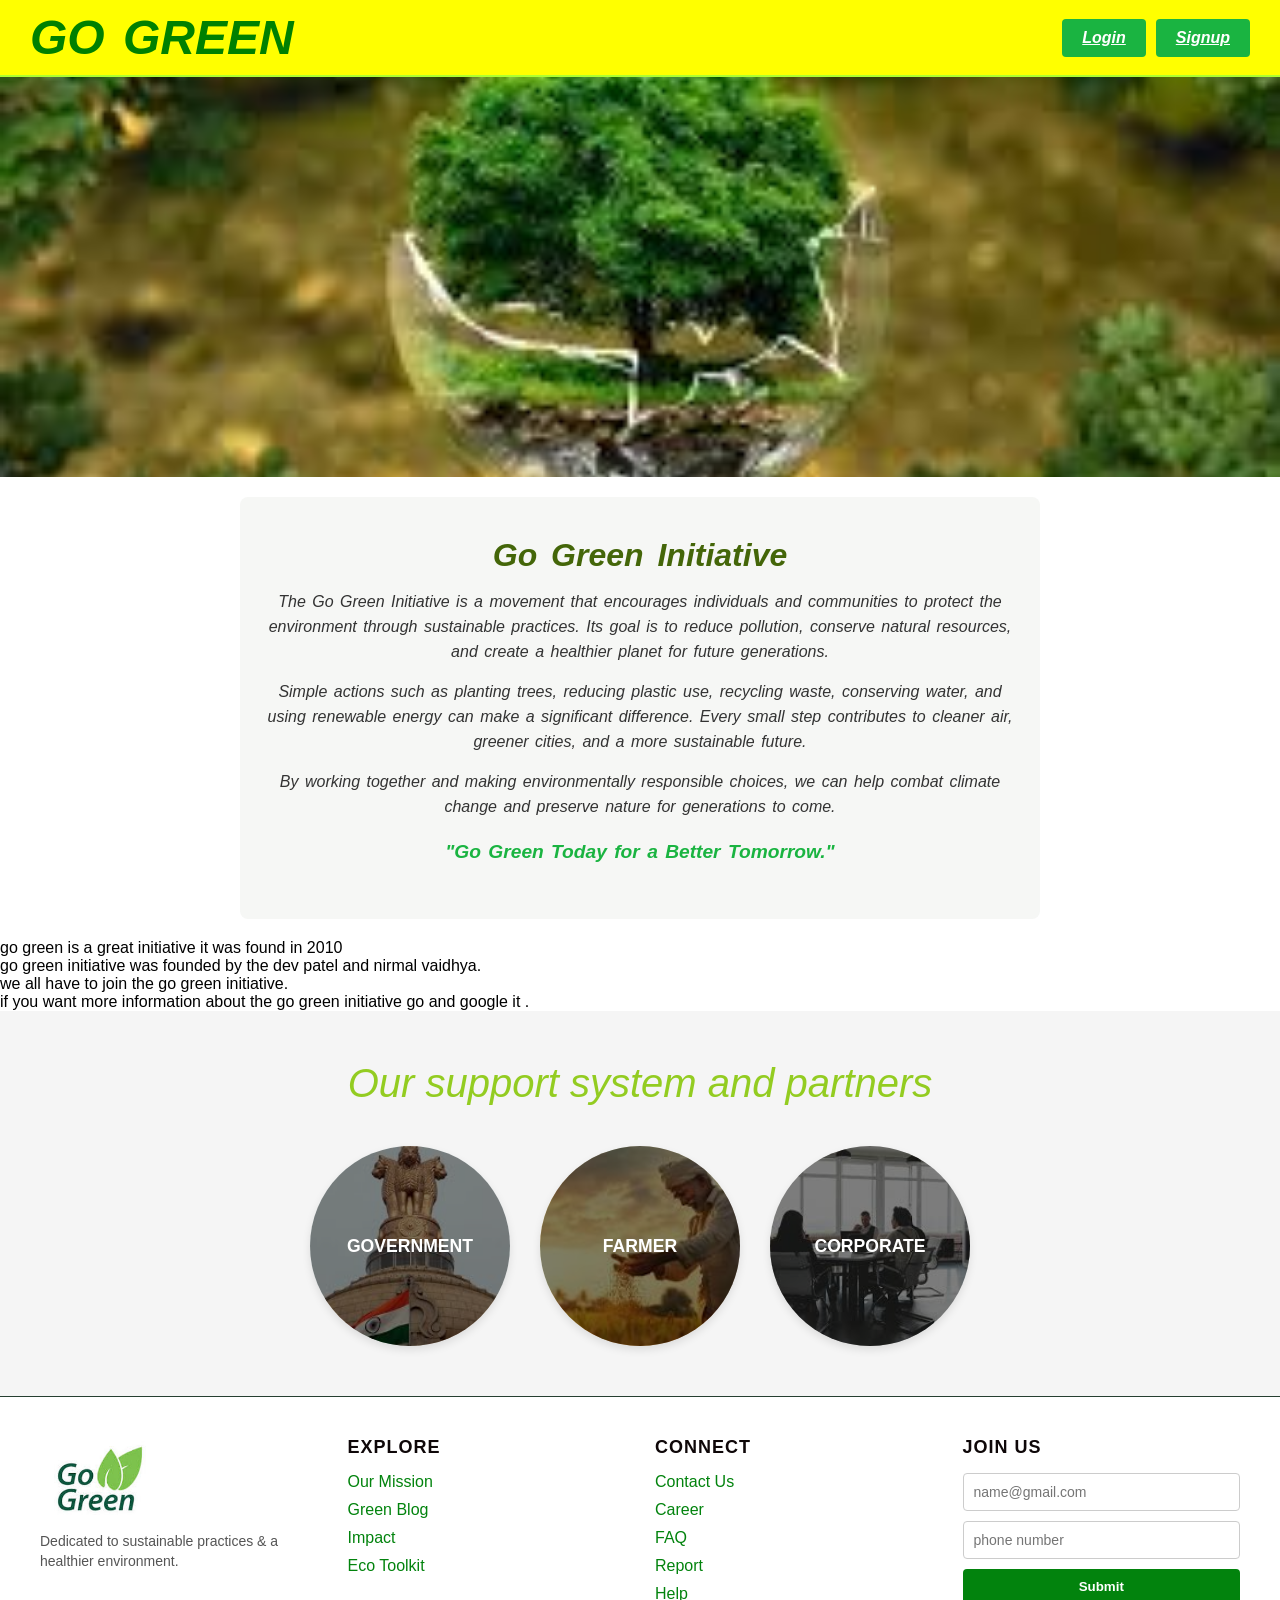
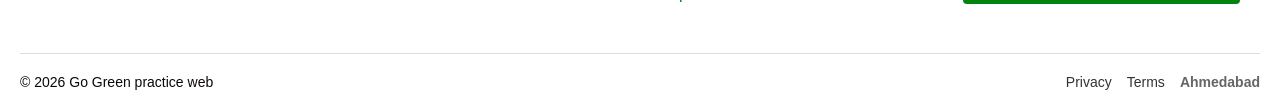
<file: index.html>
<!DOCTYPE html>
<html lang="en">
<head>
    <meta charset="UTF-8">
    <meta name="viewport" content="width=device-width, initial-scale=1.0">
    <title>Practice - Go Green</title>
    <link rel="stylesheet" href="style.css">
</head>
<body>

<header>
    <div class="row1">
        GO GREEN 
    </div>
    <div class="row1c2">
        <a href="login.html" class="login">Login</a>
        
        <a href="signup.html" class="signup">Signup</a>
    </div> 
</header>
 
<main>
    <img src="evs.jpg" alt="Go Green Image" class="hero-image">

    <section class="intro-section">
        <h2>Go Green Initiative</h2>
        <p>
            The Go Green Initiative is a movement that encourages individuals and communities to protect the environment through sustainable practices. Its goal is to reduce pollution, conserve natural resources, and create a healthier planet for future generations.
        </p>
        <p>
            Simple actions such as planting trees, reducing plastic use, recycling waste, conserving water, and using renewable energy can make a significant difference. Every small step contributes to cleaner air, greener cities, and a more sustainable future.
        </p>
        <p>
            By working together and making environmentally responsible choices, we can help combat climate change and preserve nature for generations to come.
        </p>
        <p class="highlight-text">
            "Go Green Today for a Better Tomorrow."
        </p>
    </section>
    
<section class="information">
   <p>
    go green is a great initiative it was found in 2010
   </p> 
   <p>
    go green initiative was founded by the dev patel and nirmal vaidhya.
   </p>
   <p>
    we all have to join the go green initiative.
   </p>
   <p>
    if you want more information about the go green initiative go and google it .
   </p>
</section>

    <div class="container">
        <h1>Our support system and partners</h1>
        
        <div class="images">
            <div class="image-card">
                <img src="gov.jpg" alt="government">
                <p>government</p>
            </div>

            <div class="image-card">
                <img src="farmer.jpg" alt="farmer">
                <p>farmer</p>
            </div>

            <div class="image-card">
                <img src="corporate.jpg" alt="corporate">
                <p>corporate</p>
            </div>
        </div>
    </div>
</main>

<footer class="site-footer">
    <div class="footer-container">
        
        <div class="footer-brand">
            <img src="bb.jpg" alt="go green logo" class="footer-logo">
            <p class="footer-tagline">Dedicated to sustainable practices & a healthier environment.</p>
        </div>

        <div class="footer-column">
            <h4 class="footer-title">Explore</h4>
            <ul class="footer-links">
                <li><a href="#">Our Mission</a></li>
                <li><a href="#">Green Blog</a></li>
                <li><a href="#">Impact</a></li>
                <li><a href="#">Eco Toolkit</a></li>
            </ul>
        </div>

        <div class="footer-column">
            <h4 class="footer-title">Connect</h4>
            <ul class="footer-links">
                <li><a href="#">Contact Us</a></li>
                <li><a href="#">Career</a></li>
                <li><a href="#">FAQ</a></li>
                <li><a href="#">Report</a></li>
                <li><a href="#">Help</a></li>
            </ul>
        </div>

        <div class="footer-column footer-join">
            <h4 class="footer-title">Join Us</h4>
            <form class="subscribe-form" onsubmit="event.preventDefault();">
                <input type="email" placeholder="name@gmail.com" required class="footer-input">
                <input type="tel" placeholder="phone number" class="footer-input" maxlength="10">
                <button type="submit" class="submit-btn">Submit</button>
            </form>
        </div>

    </div>

    <div class="footer-bottom">
        <p>&copy; 2026 Go Green practice web</p>
        <div class="bottom-right-links">
            <a href="#">Privacy</a>
            <a href="#">Terms</a>
            <span class="location">Ahmedabad</span>
        </div>
    </div>
</footer>

</body>
</html>
</file>
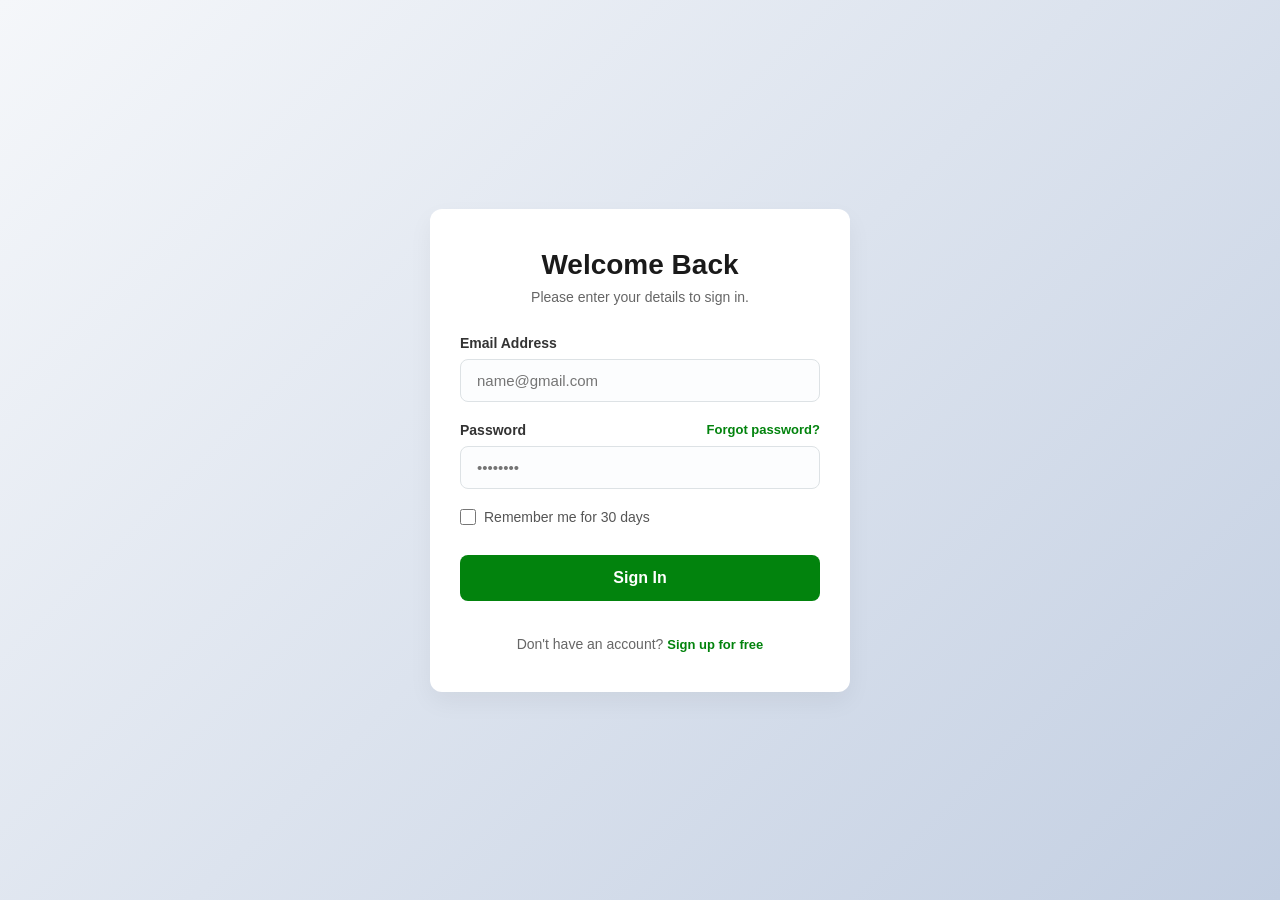
<file: login.html>
<!DOCTYPE html>
<html lang="en">
<head>
    <meta charset="UTF-8">
    <meta name="viewport" content="width=device-width, initial-scale=1.0">
    <title>Login - Welcome Back</title>
    <link rel="stylesheet" href="login.css">
</head>
<body>

    <div class="login-container">
        <div class="login-header">
            <h2>Welcome Back</h2>
            <p>Please enter your details to sign in.</p>
        </div>

        <form class="login-form" action="#" method="POST">
            
            <div class="input-group">
                <label for="email">Email Address</label>
                <input type="email" id="email" placeholder="name@gmail.com" required>
            </div>

            <div class="input-group">
                <div class="label-wrapper">
                    <label for="password">Password</label>
                    <a href="#" class="forgot-link">Forgot password?</a>
                </div>
                <input type="password" id="password" placeholder="••••••••" required>
            </div>

            <div class="form-options">
                <label class="remember-me">
                    <input type="checkbox">
                    <span>Remember me for 30 days</span>
                </label>
            </div>

            <button type="submit" class="login-btn">Sign In</button>

            <p class="signup-redirect">Don't have an account? <a href="#">Sign up for free</a></p>
        </form>
    </div>

</body>
</html>
</file>
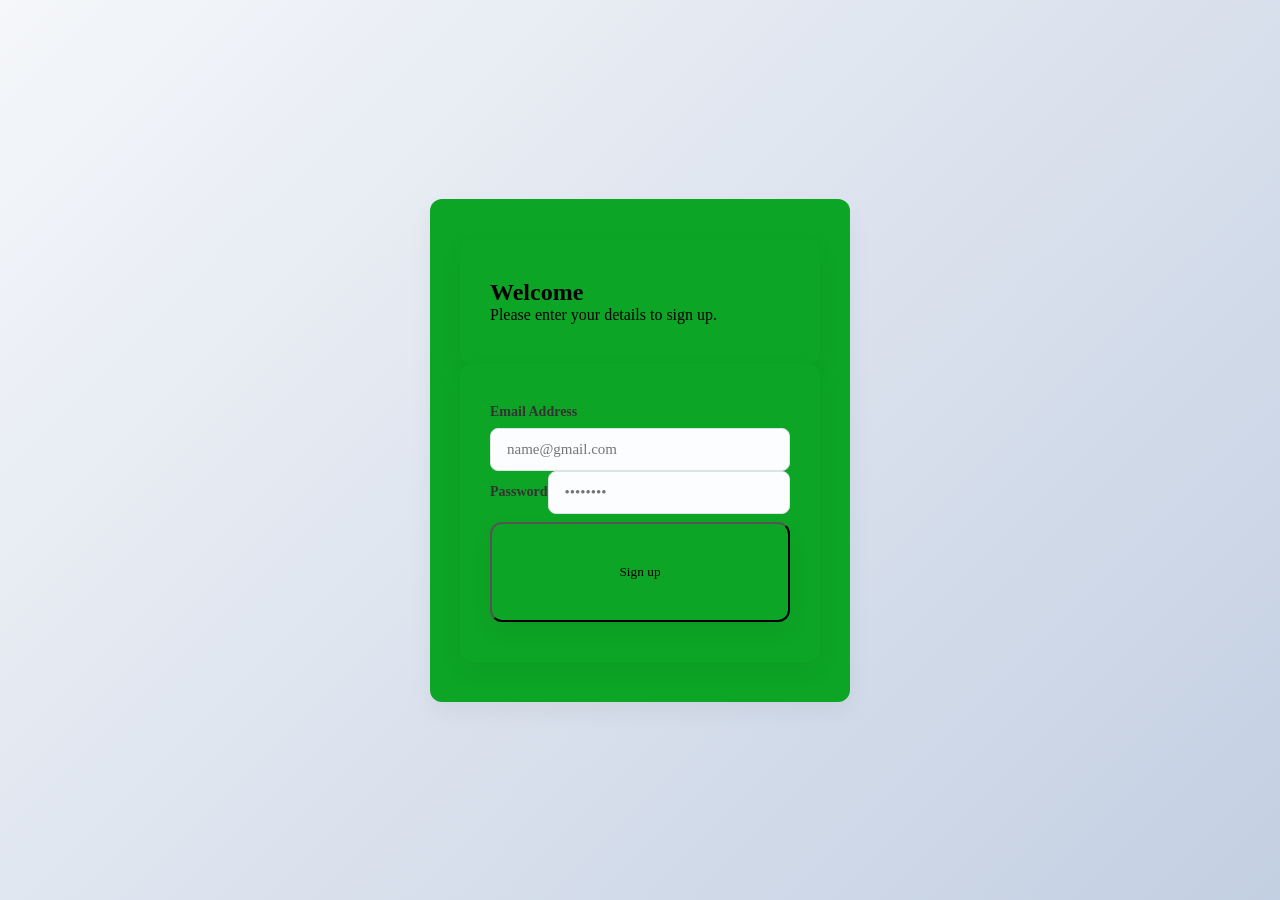
<file: signup.html>
<!DOCTYPE html>
<html lang="en">
<head>
    <meta charset="UTF-8">
    <meta name="viewport" content="width=device-width, initial-scale=1.0">
    <title>sign up - Welcome </title>
    <link rel="stylesheet" href="signup.css">
</head>
<body>

    <div class="signup">
        <div class="signup">
            <h2>Welcome</h2>
            <p>Please enter your details to sign up.</p>
        </div>

        <form class="signup" action="#" method="POST">
            
            <div class="input-group">
                <label for="email">Email Address</label>
                <input type="email" id="email" placeholder="name@gmail.com" required>
            </div>

            <div class="input-group">
                <div class="label-wrapper">
                    <label for="password">Password</label>
                <input type="password" id="password" placeholder="••••••••" required>
            </div>

            <button type="submit" class="signup">Sign up</button>

        </form>
    </div>

</body>
</html>
</file>
<file: style.css>
* {
    margin: 0;
    padding: 0;
    box-sizing: border-box;
    font-family: 'Franklin Gothic Medium', 'Arial Narrow', Arial, sans-serif;
}

/* Header Configurations */
header {
    width: 100%;
    background-color: yellow;
    border-bottom: 2px solid greenyellow;
    display: flex;
    justify-content: space-between;
    align-items: center;
    padding: 10px 30px;
    flex-wrap: wrap;
}

.row1 {
    word-spacing: 5px;
    color: green;
    font-size: 3rem;
    font-weight: 900;
    font-style: italic;
}

.row1c2 {
    display: flex;
    justify-content: flex-end;
    gap: 10px;
}

.login,
.signup {
    background-color: rgb(26, 180, 65);
    color: white;
    border: none;
    padding: 10px 20px;
    font-style: italic;
    cursor: pointer;
    font-weight: bold;
    border-radius: 4px;
    transition: background 0.2s ease;
}

.login:hover,
.signup:hover {
    background-color: rgb(20, 140, 50);
}

/* Main Content Styles */
.hero-image {
    width: 100%;
    height: 400px;
    object-fit: cover;
    display: block;
}

.intro-section {
    padding: 40px 20px;
    max-width: 800px;
    margin: 0 auto;
    text-align: center;
    background-color: rgb(246, 247, 245);
    border-radius: 8px;
    margin-top: 20px;
    margin-bottom: 20px;
}

h2 {
    color: rgb(68, 102, 9);
    font-style: italic;
    word-spacing: 5px;
    margin-bottom: 15px;
    font-size: 2rem;
}

.intro-section p {
    color: #333;
    font-style: oblique;
    line-height: 25px;
    word-spacing: 2px;
    margin-bottom: 15px;
}

.intro-section .highlight-text {
    font-weight: bold;
    color: rgb(26, 180, 65);
    font-size: 1.2rem;
    margin-top: 20px;
}

/* Partners Container Layout */
.container {
    display: flex;
    flex-direction: column;
    align-items: center;
    justify-content: center;
    padding: 50px 20px;
    background-color: #f5f5f5;
}

h1 {
    color: rgb(147, 204, 33);
    font-size: 40px;
    font-style: italic;
    font-weight: 500;
    margin-bottom: 20px;
    text-align: center;
}

.images {
    display: flex;
    gap: 30px;          
    flex-wrap: wrap;   
    justify-content: center;
    margin-top: 20px;
}

.image-card {
    position: relative;  
    width: 200px;        
    height: 200px;       
    border-radius: 50%;  
    overflow: hidden;    
    box-shadow: 0 4px 8px rgba(0,0,0,0.1);
}

.image-card img {
    width: 100%;
    height: 100%;
    object-fit: cover;   
}

/* Reset inner card text behavior specifically */
.image-card p {
    position: absolute;
    top: 0;
    left: 0;
    width: 100%;
    height: 100%;
    margin: 0;
    display: flex;
    align-items: center;
    justify-content: center;
    color: white;
    font-weight: bold;
    text-transform: uppercase;
    font-size: 1.1rem;
    background: rgba(0, 0, 0, 0.5); 
    transition: background 0.3s ease;
}

.image-card:hover p {
    background: rgba(111, 206, 85, 0.7);
}

/* Footer Layout & Form Configuration */
.site-footer {
    background-color: #ffffff;
    border-top: 1px solid #263f31;
    padding: 40px 20px 20px 20px;
    color: #0e0708;
}

.footer-container {
    display: grid;
    grid-template-columns: repeat(auto-fit, minmax(200px, 1fr));
    gap: 30px;
    max-width: 1200px;
    margin: 0 auto;
    text-align: left;
}

.footer-brand {
    display: flex;
    flex-direction: column;
    gap: 10px;
}

.footer-logo {
    max-width: 120px;
    height: auto;
    object-fit: contain;
}

.footer-tagline {
    font-size: 14px;
    color: #555;
    line-height: 1.4;
}

.footer-title {
    color: #0e0708;
    font-size: 18px;
    margin-bottom: 15px;
    text-transform: uppercase;
    letter-spacing: 1px;
}

.footer-links {
    list-style: none;
}

.footer-links li {
    margin-bottom: 10px;
}

.footer-links a {
    color: #02830d;
    font-size: 16px;
    text-decoration: none;
    transition: color 0.2s ease;
}

.footer-links a:hover {
    color: #1ab441;
    text-decoration: underline;
}

/* Subscribe Form layout inside Footer */
.subscribe-form {
    display: flex;
    flex-direction: column;
    gap: 10px;
}

.footer-input {
    width: 100%;
    padding: 10px;
    border: 1px solid #ccc;
    border-radius: 4px;
    font-size: 14px;
}

.submit-btn {
    background-color: #02830d;
    color: white;
    border: none;
    padding: 10px;
    cursor: pointer;
    font-weight: bold;
    border-radius: 4px;
    transition: background 0.2s ease;
}

.submit-btn:hover {
    background-color: #1ab441;
}

/* Footer Bottom Strip Styling */
.footer-bottom {
    margin-top: 40px;
    padding-top: 20px;
    border-top: 1px solid #ddd;
    display: flex;
    justify-content: space-between;
    align-items: center;
    flex-wrap: wrap;
    gap: 15px;
    font-size: 14px;
}

.bottom-right-links {
    display: flex;
    gap: 15px;
    align-items: center;
}

.bottom-right-links a {
    color: #333;
    text-decoration: none;
}

.bottom-right-links a:hover {
    text-decoration: underline;
}

.location {
    color: #666;
    font-weight: bold;
}

/* Responsiveness adjustments */
@media (max-width: 600px) {
    header {
        flex-direction: column;
        gap: 15px;
        text-align: center;
    }
    .row1c2 {
        justify-content: center;
        width: 100%;
    }
    .footer-bottom {
        flex-direction: column;
        text-align: center;
    }
}
</file>
<file: login.css>
/* Universal Reset & Base Styles */
* {
    margin: 0;
    padding: 0;
    box-sizing: border-box;
    font-family: 'Segoe UI', Tahoma, Geneva, Verdana, sans-serif;
}

body {
    background: linear-gradient(135deg, #f5f7fa 0%, #c3cfe2 100%);
    min-height: 100vh;
    display: flex;
    align-items: center;
    justify-content: center;
    padding: 20px;
}

/* Form Container Card */
.login-container {
    background-color: #ffffff;
    width: 100%;
    max-width: 420px;
    padding: 40px 30px;
    border-radius: 12px;
    box-shadow: 0 10px 25px rgba(0, 0, 0, 0.05);
}

/* Header Text Styles */
.login-header {
    text-align: center;
    margin-bottom: 30px;
}

.login-header h2 {
    color: #1a1a1a;
    font-size: 28px;
    font-weight: 700;
    margin-bottom: 8px;
}

.login-header p {
    color: #666666;
    font-size: 14px;
}

/* Layout for Inputs */
.login-form {
    display: flex;
    flex-direction: column;
    gap: 20px;
}

.input-group {
    display: flex;
    flex-direction: column;
    gap: 8px;
}

.input-group label {
    font-size: 14px;
    font-weight: 600;
    color: #333333;
}

.label-wrapper {
    display: flex;
    justify-content: space-between;
    align-items: center;
}

/* Input Fields Appearance */
.input-group input {
    width: 100%;
    padding: 12px 16px;
    border: 1px solid #dde2e5;
    border-radius: 8px;
    font-size: 15px;
    color: #1a1a1a;
    transition: all 0.2s ease-in-out;
    background-color: #fcfdfe;
}

/* Smooth Focus Rings */
.input-group input:focus {
    outline: none;
    border-color: #02830d; /* Accent color matching your eco/green vibe */
    box-shadow: 0 0 0 4px rgba(2, 131, 13, 0.15);
    background-color: #ffffff;
}

/* Helper Text Links */
.forgot-link, 
.signup-redirect a {
    color: #02830d;
    font-size: 13px;
    font-weight: 600;
    text-decoration: none;
}

.forgot-link:hover, 
.signup-redirect a:hover {
    text-decoration: underline;
}

/* Remember Me Checkbox Options */
.form-options {
    display: flex;
    align-items: center;
}

.remember-me {
    display: flex;
    align-items: center;
    gap: 8px;
    cursor: pointer;
    font-size: 14px;
    color: #555555;
    user-select: none;
}

.remember-me input {
    accent-color: #02830d; /* Styles the checkbox natively */
    width: 16px;
    height: 16px;
}

/* Primary Button Styling */
.login-btn {
    width: 100%;
    background-color: #02830d;
    color: #ffffff;
    border: none;
    padding: 14px;
    font-size: 16px;
    font-weight: 600;
    border-radius: 8px;
    cursor: pointer;
    transition: background-color 0.2s ease;
    margin-top: 10px;
}

.login-btn:hover {
    background-color: #1ab441;
}

.login-btn:active {
    transform: scale(0.98);
}

/* Bottom Switch Text */
.signup-redirect {
    text-align: center;
    font-size: 14px;
    color: #666666;
    margin-top: 15px;
}
</file>
<file: signup.css>
/* Universal Reset & Base Styles */
* {
    margin: 0;
    padding: 0;
    box-sizing: border-box;
    font-family: 'Segoe UI', Tahoma, Geneva, Verdana, sans-seri
}

body {
    background: linear-gradient(135deg, #f5f7fa 0%, #c3cfe2 100%);
    min-height: 100vh;
    display: flex;
    align-items: center;
    justify-content: center;
    padding: 20px;
}

/* Form Container Card */
.signup {
    background-color: #0da526;
    width: 100%;
    max-width: 420px;
    padding: 40px 30px;
    border-radius: 12px;
    box-shadow: 0 10px 25px rgba(0, 0, 0, 0.05);
}

/* Header Text Styles */
.signup-header {
    text-align: center;
    margin-bottom: 30px;
}

.signup-header h2 {
    color: #1a1a1a;
    font-size: 28px;
    font-weight: 700;
    margin-bottom: 8px;
}

.signup-header p {
    color: #666666;
    font-size: 14px;
}


.signup-form {
    display: flex;
    flex-direction: column;
    gap: 20px;
}

.input-group {
    display: flex;
    flex-direction: column;
    gap: 8px;
}

.input-group label {
    font-size: 14px;
    font-weight: 600;
    color: #333333;
}

.label-wrapper {
    display: flex;
    justify-content: space-between;
    align-items: center;
}

/* Input Fields Appearance */
.input-group input {
    width: 100%;
    padding: 12px 16px;
    border: 1px solid #dde2e5;
    border-radius: 8px;
    font-size: 15px;
    color: #1a1a1a;
    transition: all 0.2s ease-in-out;
    background-color: #fcfdfe;
}

.input-group input:focus {
    outline: none;
    border-color: #02830d; /* Accent color matching your eco/green vibe */
    box-shadow: 0 0 0 4px rgba(2, 131, 13, 0.15);
    background-color: #ffffff;
}


.form-options {
    display: flex;
    align-items: center;
}


.remember-me input {
    accent-color: #02830d; /* Styles the checkbox natively */
    width: 16px;
    height: 16px;
}

.signup-btn {
    width: 100%;
    background-color: #02830d;
    color: #ffffff;
    border: none;
    padding: 14px;
    font-size: 16px;
    font-weight: 600;
    border-radius: 8px;
    cursor: pointer;
    transition: background-color 0.2s ease;
    margin-top: 10px;
}

.signup-btn:hover {
    background-color: #1ab441;
}

.signup-btn:active {
    transform: scale(0.98);
}


.signup-redirect {
    text-align: center;
    font-size: 14px;
    color: #666666;
    margin-top: 15px;
}
</file>
